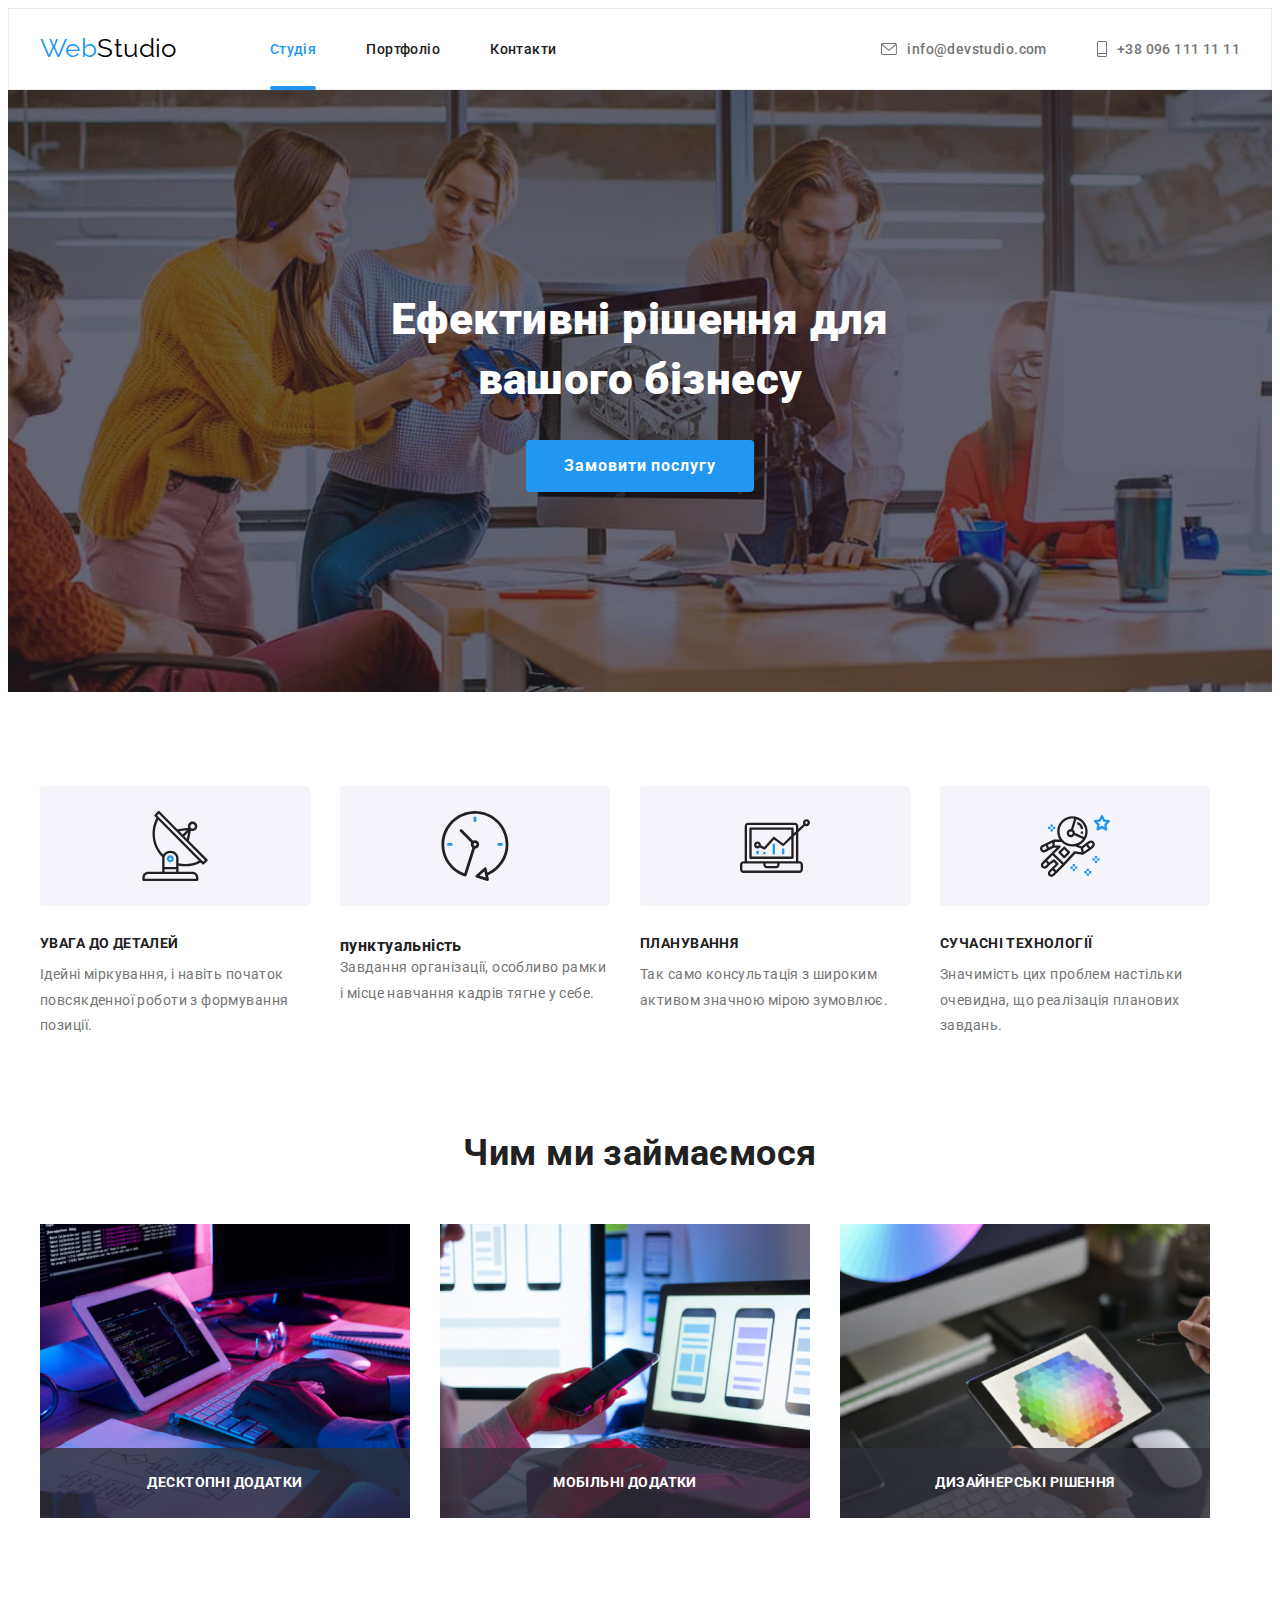
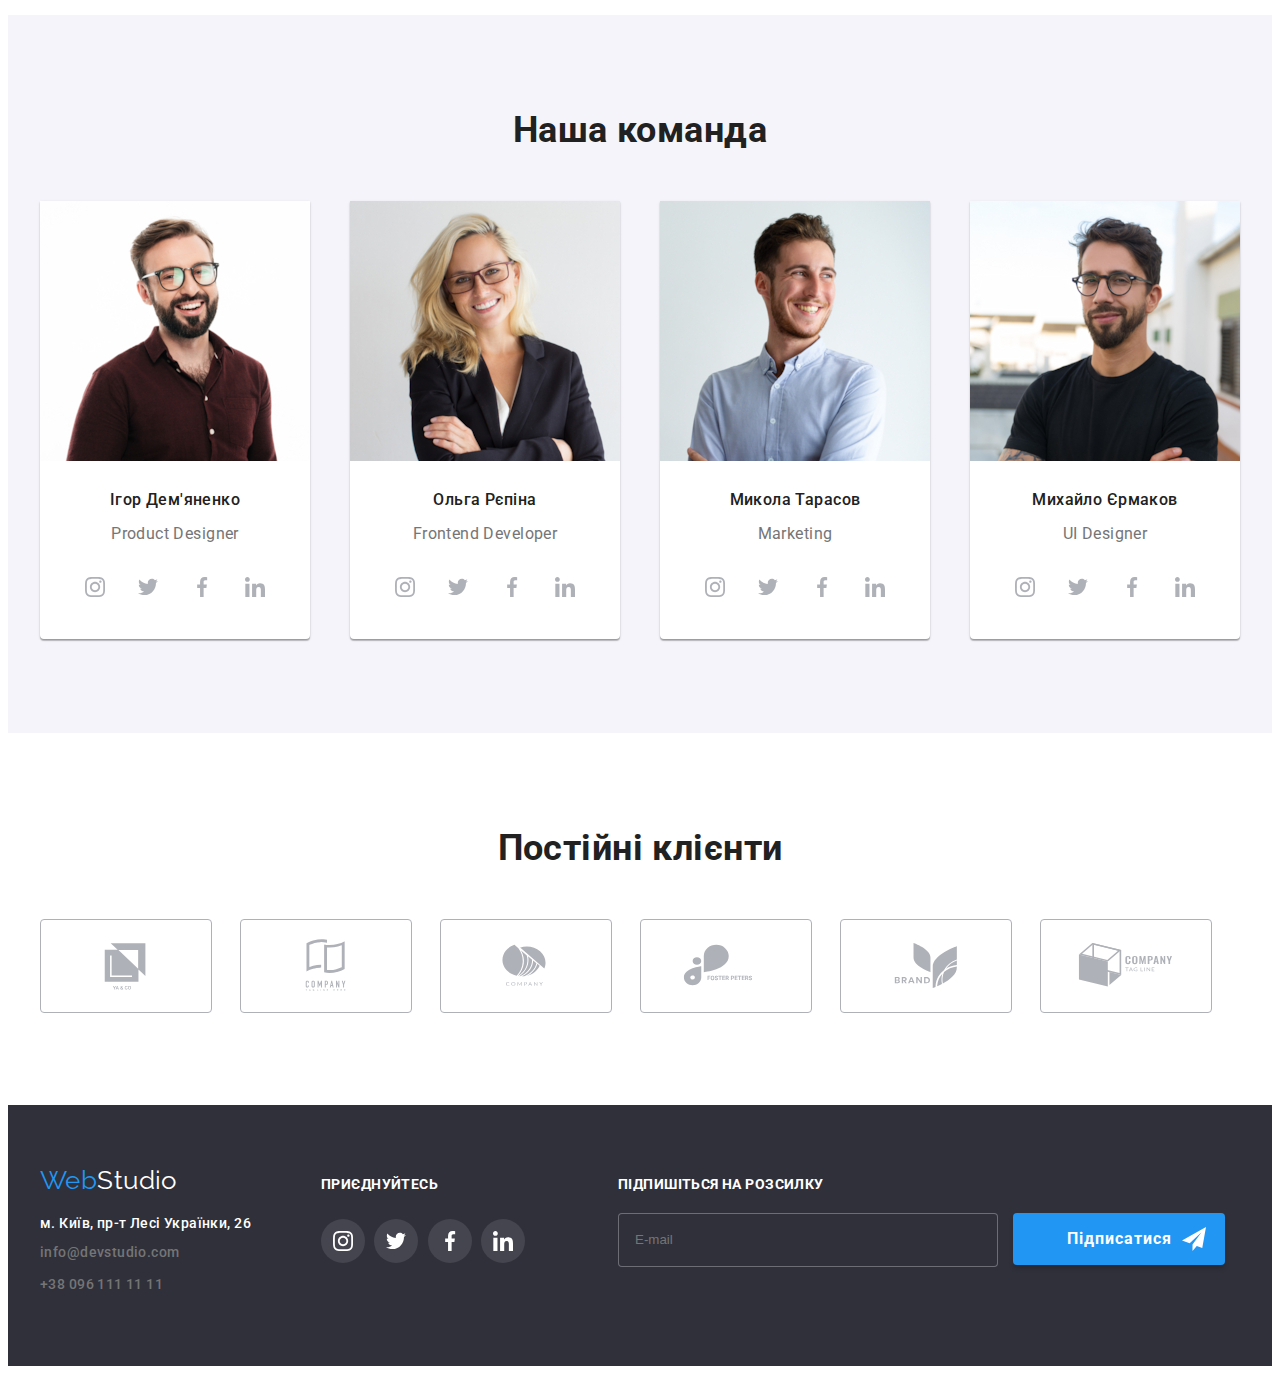
<file: index.html>
<!DOCTYPE html>
<html lang="uk">
  <head>
    <meta charset="UTF-8" />
    <meta http-equiv="X-UA-Compatible" content="IE=edge" />
    <meta name="viewport" content="width=device-width, initial-scale=1.0" />
    <link rel="preconnect" href="https://fonts.googleapis.com" />
    <link rel="preconnect" href="https://fonts.gstatic.com" crossorigin />
    <link
      href="https://fonts.googleapis.com/css2?family=Raleway:wght@700&family=Roboto:wght@400;500;700;900&display=swap"
      rel="stylesheet"
    />
    <link
      rel="stylesheet"
      href="https://cdnjs.cloudflare.com/ajax/libs/modern-normalize/1.1.0/modern-normalize.min.css"
      integrity="sha512-wpPYUAdjBVSE4KJnH1VR1HeZfpl1ub8YT/NKx4PuQ5NmX2tKuGu6U/JRp5y+Y8XG2tV+wKQpNHVUX03MfMFn9Q=="
      crossorigin="anonymous"
      referrerpolicy="no-referrer"
    />
    <link rel="stylesheet" href="./css/main.min.css" />
    <title>Document</title>
  </head>

  <body>
<!--Header-->
    <header class="line">
      <div class="container main-nav">
        <a class="logo" href="./index.html" lang="en"
          >Web<span class="logo-studio">Studio</span></a
        >
        <nav>
          <ul class="site-nav">
            <li class="site-nav__item">
              <a class="site-nav__current-link" href="./index.html"> Студія</a>
            </li>
            <li class="site-nav__item">
              <a class="site-nav__link" href="./portfolio.html"> Портфоліо</a>
            </li>
            <li class="site-nav__item">
              <a class="site-nav__link" href="contacts"> Контакти</a>
            </li>
          </ul>
        </nav>
        <ul class="contact-nav">
          <li class="contact-nav__item">
            <a class="contact-nav__link" href="mailto:info@devstudio.com">
             <svg width=16 height=12 class="contact-nav__icon">
              <use href="./images/icons.svg#mail"></use>
             </svg>
              info@devstudio.com</a>
          </li>
          <li class="contact-nav__item">
            <a class="contact-nav__link" href="tel:+380961111111">
              <svg width=10 height=16 class="contact-nav__icon">
                <use href="./images/icons.svg#smartphone"></use>
              </svg> +38 096 111 11 11</a>
          </li>
        </ul>
      </div>
    </header>

<!--Main content-->
    <main>
<!--Hero-->
      <section class="hero">
        <h1 class="hero__title">Ефективні рішення для <br />вашого бізнесу</h1>
        <button type="button" class="hero__button" data-modal-open >Замовити послугу</button>
        
       
      </section>

<!-- Особливості-->
      <section class="sections">
        <div class="container">
          <h2 class="visually-hidden">Переваги</h2>
          <ul class="features">
            <li class="features__item">
              <div class="features__icon-block">
                <svg width="70" height="70" class="features__icon">
                  <use href="./images/icons.svg#antenna"></use>
                </svg></div>
                <h3 class="features__title">увага до деталей</h3>
                    <p class="features-text">
                 Ідейні міркування, і навіть початок повсякденної роботи з
                 формування позиції.
                   </p>
            </li>
            <li class="features__item">
             <div class="features__icon-block">
              <svg width="70" height="70" class="features__icon">
                <use href="./images/icons.svg#clock"></use>
              </svg>
             </div> 
             <h3 class="features_-title">пунктуальність</h3>
              <p class="features-text">
                Завдання організації, особливо рамки і місце навчання кадрів
                тягне у себе.
              </p>
            </li>
            <li class="features__item">
               <div class="features__icon-block">
                <svg width="70" height="70" class="features__icon">
                <use href="./images/icons.svg#diagram"></use>
              </svg></div>
              <h3 class="features__title">планування</h3>
              <p class="features-text">
                Так само консультація з широким активом значною мірою зумовлює.
              </p>
            </li>
            <li class="features__item">
              <div class="features__icon-block">
                <svg width="70" height="70" class="features__icon">
                <use href="./images/icons.svg#astronaut"></use>
              </svg></div>
              <h3 class="features__title">сучасні технології</h3>
              <p class="features-text">
                Значимість цих проблем настільки очевидна, що реалізація
                планових завдань.
              </p>
            </li>
          </ul>
        </div>
      </section>

<!-- Опис діяльності -->
      <section class="sections activity__section">
        <div class="container">
          <h2 class="title">Чим ми займаємося</h2>
          <ul class="activity">
            <li class="activity__item">
              <div class="activity__img"><img 
                src="./images/feature/desctop.jpg"
                alt="Десктопні додатки"
                width="370"
              />
              <p class="activity__overlay">десктопні додатки</p>
              </div>         
            </li>
            <li class="activity__item">
              <div class="activity__img"> <img
                src="./images/feature/apps.jpg"
                alt="мобільні додатки"
                width="370"
              />
              <p class="activity__overlay">мобільні додатки</p>
              </div>
            </li>
            <li class="activity__item">
              <div class="activity__img"><img
                src="./images/feature/design.jpg"
                alt="дизайнерські рішення"
                width="370"
              />
              <p class="activity__overlay">дизайнерські рішення</p>
              </div>
            </li>
          </ul>
        </div>
      </section>

<!--Команда-->
      <section class="sections team-bgc">
        <div class="container">
          <h2 class="title">Наша команда</h2>
          <ul class="team">
            <li class="team__item">
              <img
                src="./images/team/product.jpg"
                alt="Дизайнер продукту"
                width="270"
              />
              <div class="team__description">
                <h3 class="team__name">Ігор Дем'яненко</h3>
              <p>Product Designer</p>
            <ul class="socials">
              <li class="socials__item"><a class="socials__link" href=""><svg class="socials__icon" width="20" height="20" ><use href="./images/icons.svg#instagram"></use></svg></a></li>
              <li class="socials__item"><a class="socials__link" href=""><svg class="socials__icon" width="20" height="20"><use href="./images/icons.svg#twitter"></use></svg></a></li>
              <li class="socials__item"><a class="socials__link" href=""><svg class="socials__icon" width="20" height="20"><use href="./images/icons.svg#facebook"></use></svg></a></li>
              <li class="socials__item"><a class="socials__link" href=""><svg class="socials__icon" width="20" height="20"><use href="./images/icons.svg#linkedin"></use></svg></a></li>
            </ul></div>
            </li>
            <li class="team__item">
              <img
                src="./images/team/developer.jpg"
                alt="Фронтенд розробник"
                width="270"
              />
             <div class="team__description"> <h3 class="team__name">Ольга Рєпіна</h3>
              <p>Frontend Developer</p>
            <ul class="socials">
              <li class="socials__item"><a class="socials__link" href=""><svg class="socials__icon" width="20" height="20" ><use href="./images/icons.svg#instagram"></use></svg></a></li>
              <li class="socials__item"><a class="socials__link" href=""><svg class="socials__icon" width="20" height="20"><use href="./images/icons.svg#twitter"></use></svg></a></li>
              <li class="socials__item"><a class="socials__link" href=""><svg class="socials__icon" width="20" height="20"><use href="./images/icons.svg#facebook"></use></svg></a></li>
              <li class="socials__item"><a class="socials__link" href=""><svg class="socials__icon" width="20" height="20"><use href="./images/icons.svg#linkedin"></use></svg></a></li>
            </ul></div>
            </li>
            <li class="team__item">
              <img
                src="./images/team/marketing.jpg"
                alt="Маркетинг"
                width="270"
              />
              <div class="team__description"> 
                <h3 class="team__name">Микола Тарасов</h3>
              <p>Marketing</p>
            <ul class="socials">
              <li class="socials__item"><a class="socials__link" href=""><svg class="socials__icon" width="20" height="20" ><use href="./images/icons.svg#instagram"></use></svg></a></li>
              <li class="socials__item"><a class="socials__link" href=""><svg class="socials__icon" width="20" height="20"><use href="./images/icons.svg#twitter"></use></svg></a></li>
              <li class="socials__item"><a class="socials__link" href=""><svg class="socials__icon" width="20" height="20"><use href="./images/icons.svg#facebook"></use></svg></a></li>
              <li class="socials__item"><a class="socials__link" href=""><svg class="socials__icon" width="20" height="20"><use href="./images/icons.svg#linkedin"></use></svg></a></li>
            </ul></div>
              </li>
            <li class="team__item">
              <img
                src="./images/team/designer.jpg"
                alt="Дизайнер інтерфейсу"
                width="270"
              />
              <div class="team__description">
                <h3 class="team__name">Михайло Єрмаков</h3>
              <p>UI Designer</p>
            <ul class="socials">
              <li class="socials__item"><a class="socials__link" href=""><svg class="socials__icon" width="20" height="20" ><use href="./images/icons.svg#instagram"></use></svg></a></li>
              <li class="socials__item"><a class="socials__link" href=""><svg class="socials__icon" width="20" height="20"><use href="./images/icons.svg#twitter"></use></svg></a></li>
              <li class="socials__item"><a class="socials__link" href=""><svg class="socials__icon" width="20" height="20"><use href="./images/icons.svg#facebook"></use></svg></a></li>
              <li class="socials__item"><a class="socials__link" href=""><svg class="socials__icon" width="20" height="20"><use href="./images/icons.svg#linkedin"></use></svg></a></li>
            </ul></div>
            </li>
          </ul>
        </div>
      </section>
<!-- Клієнти -->
      <section class="sections">
        <div class="container">
          <h2 class="title">Постійні клієнти</h2>
        <ul class="clients">
          <li class="clients__item"><a class="clients__link"><svg width="106" height="60" >
            <use href="./images/icons.svg#logo-1"></use>
          </svg></a></li>
          <li class="clients__item"><a class="clients__link"><svg width="106" height="60" >
            <use href="./images/icons.svg#logo-2"></use>
          </svg></a></li>
          <li class="clients__item"><a class="clients__link"><svg width="106" height="60" >
            <use href="./images/icons.svg#logo-3"></use>
          </svg></a></li>
          <li class="clients__item"><a class="clients__link"><svg width="106" height="60" >
            <use href="./images/icons.svg#logo-4"></use>
          </svg></a></li>
          <li class="clients__item"><a class="clients__link"><svg width="106" height="60" >
            <use href="./images/icons.svg#logo-5"></use>
          </svg></a></li>
          <li class="clients__item"><a class="clients__link"><svg width="106" height="60" >
            <use href="./images/icons.svg#logo-6"></use>
          </svg></a></li>
        </ul>
      </div>
      </section>
    </main>

<!-- Footer -->
    <footer class="footer">
      <div class="container footer-nav"> 
         <div>  
          <a class="logo footer__logo" href="portfolio.html" lang="en"
          >Web<span class="footer__logo-studio">Studio</span></a>
       <address>
          <ul>
            <li>
              <a class="footer__contacts address" href="#"> м. Київ, пр-т Лесі Українки, 26</a>
            </li>
            <li>
              <a class="footer__contacts" href="mailto:info@devstudio.com">
                info@devstudio.com</a
              >
            </li>
            <li>
              <a class="footer__contacts" href="tel:+380961111111">
                +38 096 111 11 11</a
              >
            </li>
          </ul>
        </address>
      </div> 
        <div class="footer-socials">
          <p class="join">Приєднуйтесь</p>
        <ul class="footer__socials-list">
          <li class="socials__item"><a class="footer__socials-link" href="#"><svg class="socials-icon" width="20" height="20" ><use href="./images/icons.svg#instagram"></use></svg></a></li>
          <li class="socials__item"><a class="footer__socials-link" href="#"><svg class="socials-icon" width="20" height="20" ><use href="./images/icons.svg#twitter"></use></svg></a></li>
          <li class="socials__item"><a class="footer__socials-link" href="#"><svg class="socials-icon" width="20" height="20" ><use href="./images/icons.svg#facebook"></use></svg></a></li>
          <li class="socials__item"><a class="footer__socials-link" href="#"><svg class="socials-icon" width="20" height="20" ><use href="./images/icons.svg#linkedin"></use></svg></a></li>
        </ul>
      </div>  
      <div class="footer-subscribe">
        <form name="subscribe-form">
          <p class="join">Підпишіться на розсилку</p>
            <input name="mail"
          id="mail" 
          type="email" 
          placeholder="E-mail"
          class="footer__subscribe-input"
          >
            <button type="submit" class="footer__button">Підписатися 
              <span>
            <svg class="icon-send" width="24" height="24">
              <use href="./images/icons.svg#send"></use>
            </svg>
         </span></button>
        </form>
      </div>
      </div>
    </footer>
    <div class="backdrop is-hidden" data-modal>
          <div class="modal">
           <button class="modal-close" data-modal-close><svg width="18" height="18">
            <use href="./images/icons.svg#close"></use>
           </svg></button>
           <form name="form-personal-data" class="modal-form">
            <p class="modal-form__title">Залиште свої дані, ми вам передзвонимо</p>
            <label for="user-name" class="modal-form__input-label">Ім'я</label>
            <div class="modal-form__block"> 
            <input name="user-name" 
                   id="user-name"
                   type="text" 
                   class="modal-form__input" 
                   >
                   <svg class="modal-form__icon" width="18" height="18">
                    <use href="./images/icons.svg#person"></use>
                   </svg></div>
            <label for="user-tel" class="modal-form__input-label">Номер</label>
           <div class="modal-form__block"> 
            <input name="user-tel" 
                   id="user-tel"
                   type="tel" 
                   class="modal-form__input" 
                  >
                  <svg class="modal-form__icon" width="18" height="18">
                    <use href="./images/icons.svg#phone"></use>
                   </svg></div>
            <label for="user-mail" class="modal-form__input-label">Пошта</label>
            <div class="modal-form__block"> 
            <input name="user-mail" 
                   id="user-mail"
                   type="email" 
                   class="modal-form__input" 
                  >
                  <svg class="modal-form__icon" width="18" height="18">
                    <use href="./images/icons.svg#email"></use>
                   </svg></div>
            <label for="comment"  class="modal-form__input-label">Коментар</label>
            <textarea name="comment" 
                      id="comment"
                      placeholder="Введіть текст"
                      class="modal-form__comment"></textarea>
            <label for="terms" class="modal-form__terms">
              <input type="checkbox"
                   id="terms" 
                   name="terms" 
                   value="terms"
                   class="terms-input visually-hidden">
            <span class="terms-check">
              <svg class="check-icon" width="20" height="15">
                <use href="./images/icons.svg#check"></use>
              </svg>
            </span>
            <span>Погоджуюся з розсилкою та приймаю <a class="terms-link" href="#">Умови договору</a></span>
            </label>
           <button type="submit" class="modal-button">Відправити</button>
           </form>
          </div>
        </div>
    <script src="./js/model.js"></script>
  </body>
</html>
</file>
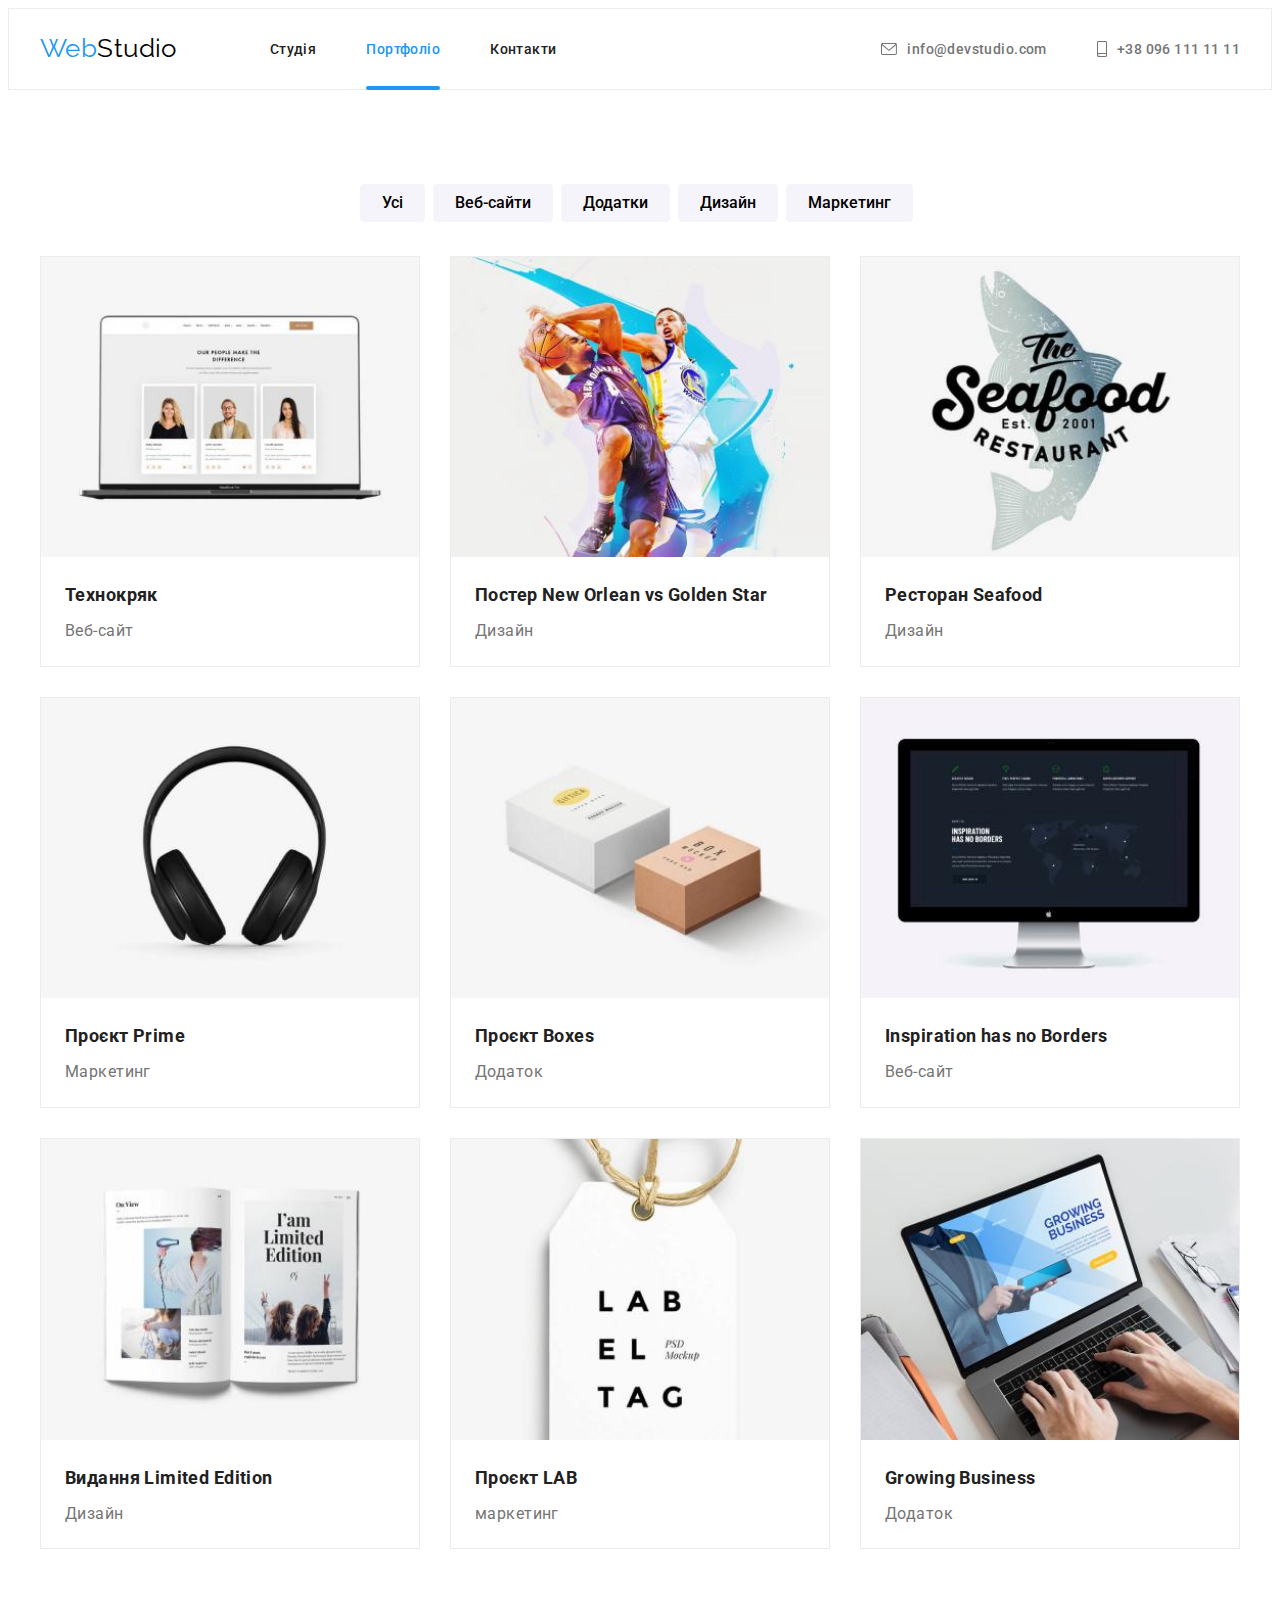
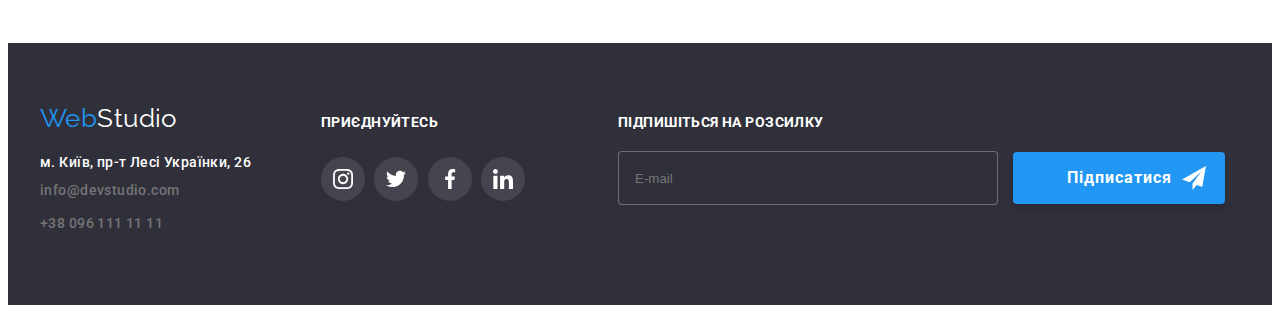
<file: portfolio.html>
<!DOCTYPE html>
<html lang="uk">
  <head>
    <meta charset="UTF-8" />
    <meta http-equiv="X-UA-Compatible" content="IE=edge" />
    <meta name="viewport" content="width=device-width, initial-scale=1.0" />
    <link rel="preconnect" href="https://fonts.googleapis.com" />
    <link rel="preconnect" href="https://fonts.gstatic.com" crossorigin />
    <link
      href="https://fonts.googleapis.com/css2?family=Raleway:wght@700&family=Roboto:wght@400;500;700;900&display=swap"
      rel="stylesheet"
    />
    <link
      rel="stylesheet"
      href="https://cdnjs.cloudflare.com/ajax/libs/modern-normalize/1.1.0/modern-normalize.min.css"
      integrity="sha512-wpPYUAdjBVSE4KJnH1VR1HeZfpl1ub8YT/NKx4PuQ5NmX2tKuGu6U/JRp5y+Y8XG2tV+wKQpNHVUX03MfMFn9Q=="
      crossorigin="anonymous"
      referrerpolicy="no-referrer"
    />
    <link rel="stylesheet" href="./css/main.min.css" />
    <title>Портфоліо</title>
  </head>
  <body>
<!--Header-->
    <header class="line">
      <div class="container main-nav">
        <a class="logo" href="./index.html" lang="en"
          >Web<span class="logo-studio">Studio</span></a
        >
        <nav>
          <ul class="site-nav">
            <li class="site-nav__item">
              <a class="site-nav__link" href="./index.html"> Студія</a>
            </li>
            <li class="site-nav__item">
              <a class="site-nav__current-link" href="./portfolio.html"> Портфоліо</a>
            </li>
            <li class="site-nav__item">
              <a class="site-nav__link" href="contacts"> Контакти</a>
            </li>
          </ul>
        </nav>
        <ul class="contact-nav">
          <li class="contact-nav__item">
            <a class="contact-nav__link" href="mailto:info@devstudio.com">
             <svg width=16 height=12 class="contact-nav__icon">
              <use href="./images/icons.svg#mail"></use>
             </svg>
              info@devstudio.com</a>
          </li>
          <li class="contact-nav__item">
            <a class="contact-nav__link" href="tel:+380961111111">
              <svg width=10 height=16 class="contact-nav__icon">
                <use href="./images/icons.svg#smartphone"></use>
              </svg> +38 096 111 11 11</a>
          </li>
        </ul>
      </div>
    </header>

<!--Main content-->
    <main>
      <section class="sections">
        <div class="container">
          <h1 class="visually-hidden">Портфоліо</h1>
          <ul class="filter">
            <li><button class="filter__button" type="button">Усі</button></li>
            <li><button class="filter__button" type="button">Веб-сайти</button></li>
            <li><button class="filter__button" type="button">Додатки</button></li>
            <li><button class="filter__button" type="button">Дизайн</button></li>
            <li><button class="filter__button" type="button">Маркетинг</button></li>
          </ul>

<!--Menu-->
          <ul class="card">
           <li class="card__item">
            <a  class="card__link" href="#">
                <div class="card__overlay">
                  <img
                  src="./images/portfolio/technokryak.jpg"
                  alt="Макбук"
                  width="370"
                />
                <p class="card__text">Ресурс пропонує комплексні пропозиції з різним рівнем функціоналу та сервісів. Все це дозволить відвідувачу отримати вичерпні відомості про компанію чи приватну особу.</p>
              </div>
                <div class="card__content">
                  <h2 class="card__title">Технокряк</h2>
                <p>Веб-сайт</p></div>
            </a>
            </li>
            <li  class="card__item">
              <a  class="card__link" href="#">
                <div class="card__overlay">
                <img
                  src="./images/portfolio/bascketball-players.jpg"
                  alt="баскетбольні гравці"
                  width="370"
                /> 
                <p class="card__text">Ресурс пропонує комплексні пропозиції з різним рівнем функціоналу та сервісів. Все це дозволить відвідувачу отримати вичерпні відомості про компанію чи приватну особу.</p>
              </div>
                <div class="card__content">
                  <h2 class="card__title">Постер New Orlean vs Golden Star</h2>
                <p>Дизайн</p></div></a>
            </li>
            <li class="card__item">
              <a  class="card__link" href="#">
              <div class="card__overlay">
                <img
                  src="./images/portfolio/seafood-restaurant.jpg"
                  alt="вивіска ресторану"
                  width="370"
                /> <p class="card__text">Ресурс пропонує комплексні пропозиції з різним рівнем функціоналу та сервісів. Все це дозволить відвідувачу отримати вичерпні відомості про компанію чи приватну особу.</p></div>
                <div class="card__content">
                  <h2 class="card__title">Ресторан Seafood</h2>
                <p>Дизайн</p></div></a>
            </li>
            <li class="card__item">
              <a  class="card__link" href="#">
             <div class="card__overlay">
                <img
                  src="./images/portfolio/headphones.jpg"
                  alt="навушники"
                  width="370"
                /> <p class="card__text">Ресурс пропонує комплексні пропозиції з різним рівнем функціоналу та сервісів. Все це дозволить відвідувачу отримати вичерпні відомості про компанію чи приватну особу.</p></div>
                <div class="card__content">
                  <h2 class="card__title">Проєкт Prime</h2>
                <p>Маркетинг</p></div></a>
            </li>
            <li class="card__item">
              <a  class="card__link" href="#">
                <div class="card__overlay">
             <img
                  src="./images/portfolio/boxes.jpg"
                  alt="коробки"
                  width="370"
                /> <p class="card__text">Ресурс пропонує комплексні пропозиції з різним рівнем функціоналу та сервісів. Все це дозволить відвідувачу отримати вичерпні відомості про компанію чи приватну особу.</p></div>
                <div class="card__content">
                  <h2 class="card__title">Проєкт Boxes</h2>
                <p>Додаток</p></div></a>
            </li>
            <li class="card__item">
              <a  class="card__link" href="#">
              <div class="card__overlay">
                <img
                  src="./images/portfolio/mac.jpg"
                  alt="Макінтош"
                  width="370"
                /> <p class="card__text">Ресурс пропонує комплексні пропозиції з різним рівнем функціоналу та сервісів. Все це дозволить відвідувачу отримати вичерпні відомості про компанію чи приватну особу.</p></div>
                <div class="card__content">
                  <h2 class="card__title">Inspiration has no Borders</h2>
                <p>Веб-сайт</p></div></a>
            </li>
            <li class="card__item">
              <a  class="card__link" href="#">
              <div class="card__overlay">
                <img
                  src="./images/portfolio/book.jpg"
                  alt="books"
                  width="370"
                /> <p class="card__text">Ресурс пропонує комплексні пропозиції з різним рівнем функціоналу та сервісів. Все це дозволить відвідувачу отримати вичерпні відомості про компанію чи приватну особу.</p></div>
                <div class="card__content">
                  <h2 class="card__title">Видання Limited Edition</h2>
                <p>Дизайн</p></div></a>
            </li>
            <li class="card__item">
              <a  class="card__link" href="#">
              <div class="card__overlay">
                <img
                  src="./images/portfolio/label.jpg"
                  alt="етикетка"
                  width="370"
                /> <p class="card__text">Ресурс пропонує комплексні пропозиції з різним рівнем функціоналу та сервісів. Все це дозволить відвідувачу отримати вичерпні відомості про компанію чи приватну особу.</p></div>
                <div class="card__content">
                  <h2 class="card__title">Проєкт LAB</h2>
                <p>маркетинг</p></div></a>
            </li>
            <li class="card__item">
              <a  class="card__link" href="#">
              <div class="card__overlay">
                <img
                  src="./images/portfolio/browsing-business.jpg"
                  alt="макбук з бізнес сайтом на екрані"
                  width="370"
                /> <p class="card__text">Ресурс пропонує комплексні пропозиції з різним рівнем функціоналу та сервісів. Все це дозволить відвідувачу отримати вичерпні відомості про компанію чи приватну особу.</p></div>
                <div class="card__content">
                  <h2 class="card__title">Growing Business</h2>
                <p>Додаток</p></div></a>
            </li>
          </ul>
        </div>
      </section>
    </main>
    
<!-- Footer -->
     <footer class="footer">
      <div class="container footer-nav"> 
         <div>  
          <a class="logo footer__logo" href="portfolio.html" lang="en"
          >Web<span class="footer__logo-studio">Studio</span></a>
       <address>
          <ul>
            <li>
              <a class="footer__contacts address" href="#"> м. Київ, пр-т Лесі Українки, 26</a>
            </li>
            <li>
              <a class="footer__contacts" href="mailto:info@devstudio.com">
                info@devstudio.com</a
              >
            </li>
            <li>
              <a class="footer__contacts" href="tel:+380961111111">
                +38 096 111 11 11</a
              >
            </li>
          </ul>
        </address>
      </div> 
        <div class="footer-socials">
          <p class="join">Приєднуйтесь</p>
        <ul class="footer__socials-list">
          <li class="socials__item"><a class="footer__socials-link" href="#"><svg class="socials-icon" width="20" height="20" ><use href="./images/icons.svg#instagram"></use></svg></a></li>
          <li class="socials__item"><a class="footer__socials-link" href="#"><svg class="socials-icon" width="20" height="20" ><use href="./images/icons.svg#twitter"></use></svg></a></li>
          <li class="socials__item"><a class="footer__socials-link" href="#"><svg class="socials-icon" width="20" height="20" ><use href="./images/icons.svg#facebook"></use></svg></a></li>
          <li class="socials__item"><a class="footer__socials-link" href="#"><svg class="socials-icon" width="20" height="20" ><use href="./images/icons.svg#linkedin"></use></svg></a></li>
        </ul>
      </div>  
      <div class="footer-subscribe">
        <form name="subscribe-form">
          <p class="join">Підпишіться на розсилку</p>
            <input name="mail"
          id="mail" 
          type="email" 
          placeholder="E-mail"
          class="footer__subscribe-input"
          >
            <button type="submit" class="footer__button">Підписатися 
              <span>
            <svg class="icon-send" width="24" height="24">
              <use href="./images/icons.svg#send"></use>
            </svg>
         </span></button>
        </form>
      </div>
      </div>
    </footer>
  </body>
</html>
</file>
<file: css/main.min.css>
:root{--primary-text-color: #212121;--accent-color: #2196f3;--primary-white-color: #ffffff;--background-color: #2f303a;--description-color: #757575;--main-line-height: 1.17;--main-font-weight: 500}.visually-hidden{position:absolute;white-space:nowrap;width:1px;height:1px;overflow:hidden;border:0;padding:0;clip:rect(0 0 0 0);-webkit-clip-path:inset(50%);clip-path:inset(50%);margin:-1px}.html{-webkit-box-sizing:border-box;box-sizing:border-box}*,*::before,*::after{-webkit-box-sizing:inherit;box-sizing:inherit}body{font-family:"Roboto",sans-serif;background-color:var(--primary-white-color);color:var(--primary-text-color);font-size:14px;letter-spacing:.03em}a{text-decoration:none}h1,h2,h3,p{margin:0}p{font-size:16px;color:var(--description-color);line-height:1.8}ul{list-style-type:none;margin:0;padding:0}img{display:block;width:100%;height:auto}.container{width:1200px;padding-left:15px;padding-right:15px;margin-left:auto;margin-right:auto}.sections{padding-top:94px;padding-bottom:94px}.hero__button{display:-webkit-inline-box;display:-ms-inline-flexbox;display:inline-flex;-webkit-box-align:center;-ms-flex-align:center;align-items:center;-webkit-box-pack:center;-ms-flex-pack:center;justify-content:center;cursor:pointer;text-align:center;color:var(--primary-white-color);font-family:inherit;font-weight:700;font-size:16px;line-height:1.8;letter-spacing:.06em;background:#2196f3;border-radius:4px;border:none;min-width:216px;height:50px;-webkit-transition-property:background-color;transition-property:background-color;-webkit-transition:-webkit-transform 250ms cubic-bezier(0.4, 0, 0.2, 1);transition:-webkit-transform 250ms cubic-bezier(0.4, 0, 0.2, 1);transition:transform 250ms cubic-bezier(0.4, 0, 0.2, 1);transition:transform 250ms cubic-bezier(0.4, 0, 0.2, 1), -webkit-transform 250ms cubic-bezier(0.4, 0, 0.2, 1)}.hero__button:hover,.hero__button:focus{background:#188ce8;-webkit-box-shadow:0px 4px 4px rgba(0,0,0,.15);box-shadow:0px 4px 4px rgba(0,0,0,.15)}.filter__button{margin-right:8px;cursor:pointer;padding:6px 22px;font-family:inherit;font-weight:var(--main-font-weight);font-size:16px;line-height:1.6;text-align:center;background:#f5f4fa;border-radius:4px;border:none;-webkit-transition-property:background-color;transition-property:background-color;-webkit-transition:-webkit-transform 250ms cubic-bezier(0.4, 0, 0.2, 1);transition:-webkit-transform 250ms cubic-bezier(0.4, 0, 0.2, 1);transition:transform 250ms cubic-bezier(0.4, 0, 0.2, 1);transition:transform 250ms cubic-bezier(0.4, 0, 0.2, 1), -webkit-transform 250ms cubic-bezier(0.4, 0, 0.2, 1)}.filter__button:hover,.filter__button:focus{color:var(--primary-white-color);background:var(--accent-color);-webkit-box-shadow:0px 3px 1px rgba(0,0,0,.1),0px 1px 2px rgba(0,0,0,.08),0px 2px 2px rgba(0,0,0,.12);box-shadow:0px 3px 1px rgba(0,0,0,.1),0px 1px 2px rgba(0,0,0,.08),0px 2px 2px rgba(0,0,0,.12);border-radius:4px}.footer__button{position:relative;display:-webkit-inline-box;display:-ms-inline-flexbox;display:inline-flex;-webkit-box-align:center;-ms-flex-align:center;align-items:center;-webkit-box-pack:center;-ms-flex-pack:center;justify-content:center;margin-left:12px;cursor:pointer;width:200px;height:50px;font-family:inherit;font-style:normal;font-weight:700;font-size:16px;line-height:1.87;letter-spacing:.06em;color:var(--primary-white-color);background-color:var(--accent-color);-webkit-box-shadow:0px 4px 4px rgba(0,0,0,.15);box-shadow:0px 4px 4px rgba(0,0,0,.15);border-radius:4px;border:none;-webkit-transition-property:background-color;transition-property:background-color;-webkit-transition:-webkit-transform 250ms cubic-bezier(0.4, 0, 0.2, 1);transition:-webkit-transform 250ms cubic-bezier(0.4, 0, 0.2, 1);transition:transform 250ms cubic-bezier(0.4, 0, 0.2, 1);transition:transform 250ms cubic-bezier(0.4, 0, 0.2, 1), -webkit-transform 250ms cubic-bezier(0.4, 0, 0.2, 1)}.modal-button{display:-webkit-box;display:-ms-flexbox;display:flex;-webkit-box-align:center;-ms-flex-align:center;align-items:center;-webkit-box-pack:center;-ms-flex-pack:center;justify-content:center;cursor:pointer;margin:auto;width:200px;height:50px;font-family:inherit;font-weight:700;font-size:16px;line-height:1.87;letter-spacing:.06em;color:var(--primary-white-color);background-color:#188ce8;-webkit-box-shadow:0px 4px 4px rgba(0,0,0,.15);box-shadow:0px 4px 4px rgba(0,0,0,.15);border-radius:4px;border:none;-webkit-transition-property:background-color;transition-property:background-color;-webkit-transition:-webkit-transform 250ms cubic-bezier(0.4, 0, 0.2, 1);transition:-webkit-transform 250ms cubic-bezier(0.4, 0, 0.2, 1);transition:transform 250ms cubic-bezier(0.4, 0, 0.2, 1);transition:transform 250ms cubic-bezier(0.4, 0, 0.2, 1), -webkit-transform 250ms cubic-bezier(0.4, 0, 0.2, 1)}.modal{position:absolute;top:50%;left:50%;-webkit-transform:translate(-50%, -50%);transform:translate(-50%, -50%);width:528px;background-color:#fff}.modal-close{cursor:pointer;position:absolute;top:8px;right:8px;width:30px;height:30px;display:-webkit-box;display:-ms-flexbox;display:flex;-webkit-box-align:center;-ms-flex-align:center;align-items:center;-webkit-box-pack:center;-ms-flex-pack:center;justify-content:center;padding:0;background:var(--primary-white-color);border:1px solid rgba(0,0,0,.1);border-radius:50%;-webkit-transition-property:background-color;transition-property:background-color;-webkit-transition:-webkit-transform 250ms cubic-bezier(0.4, 0, 0.2, 1);transition:-webkit-transform 250ms cubic-bezier(0.4, 0, 0.2, 1);transition:transform 250ms cubic-bezier(0.4, 0, 0.2, 1);transition:transform 250ms cubic-bezier(0.4, 0, 0.2, 1), -webkit-transform 250ms cubic-bezier(0.4, 0, 0.2, 1)}.modal-close:hover,.modal-close:focus{fill:var(--accent-color)}.modal-form{padding:40px}.modal-form__title{margin-bottom:12px;font-style:normal;font-weight:700;font-size:20px;line-height:1.15;text-align:center;letter-spacing:.03em;color:var(--primary-text-color)}.modal-form__block{position:relative;margin-bottom:10px}.modal-form__input{display:inline-block;width:90%;height:40px;margin:0;outline:none;border:1px solid rgba(33,33,33,.2);border-radius:4px;padding-left:42px;-webkit-transition:-webkit-transform 250ms cubic-bezier(0.4, 0, 0.2, 1);transition:-webkit-transform 250ms cubic-bezier(0.4, 0, 0.2, 1);transition:transform 250ms cubic-bezier(0.4, 0, 0.2, 1);transition:transform 250ms cubic-bezier(0.4, 0, 0.2, 1), -webkit-transform 250ms cubic-bezier(0.4, 0, 0.2, 1)}.modal-form__input:focus{border-color:#2196f3}.modal-form__input:focus+.modal-form__icon{fill:var(--accent-color)}.modal-form__icon{position:absolute;left:12px;top:50%;-webkit-transform:translateY(-50%);transform:translateY(-50%);margin-bottom:10px;fill:var(--primary-text-color);outline-style:none;-webkit-transition:-webkit-transform 250ms cubic-bezier(0.4, 0, 0.2, 1);transition:-webkit-transform 250ms cubic-bezier(0.4, 0, 0.2, 1);transition:transform 250ms cubic-bezier(0.4, 0, 0.2, 1);transition:transform 250ms cubic-bezier(0.4, 0, 0.2, 1), -webkit-transform 250ms cubic-bezier(0.4, 0, 0.2, 1)}.modal-form__comment{display:block;width:93%;height:120px;padding:12px 16px;margin-bottom:20px;outline:none;border:1px solid rgba(33,33,33,.2);border-radius:4px;color:var(--primary-text-color);resize:none;-webkit-transition:-webkit-transform 250ms cubic-bezier(0.4, 0, 0.2, 1);transition:-webkit-transform 250ms cubic-bezier(0.4, 0, 0.2, 1);transition:transform 250ms cubic-bezier(0.4, 0, 0.2, 1);transition:transform 250ms cubic-bezier(0.4, 0, 0.2, 1), -webkit-transform 250ms cubic-bezier(0.4, 0, 0.2, 1)}.modal-form__comment:focus{border-color:var(--accent-color)}.modal-form__input-label{display:inline-block;margin-bottom:4px;font-weight:400;font-size:12px;line-height:1.16;letter-spacing:.01em;color:#757575}.modal-form__terms{display:-webkit-box;display:-ms-flexbox;display:flex;-webkit-box-align:center;-ms-flex-align:center;align-items:center;margin-bottom:30px}.terms-input{position:absolute;width:1px;height:1px;margin:-1px;border:0;padding:0;-ms-flex-negative:0;flex-shrink:0;clip:rect(0 0 0 0);overflow:hidden;border-radius:2px}.terms-check{display:-webkit-inline-box;display:-ms-inline-flexbox;display:inline-flex;-webkit-box-align:center;-ms-flex-align:center;align-items:center;-webkit-box-pack:center;-ms-flex-pack:center;justify-content:center;width:16px;height:15px;margin-left:10px;margin-right:10px;border:2px solid var(--primary-text-color);border-radius:3px}.check-icon{display:block;-webkit-box-align:center;-ms-flex-align:center;align-items:center;-webkit-box-pack:center;-ms-flex-pack:center;justify-content:center;opacity:0}.terms-input:checked+.terms-check .check-icon{opacity:1;fill:#fff}.terms-input:checked+.terms-check{background-color:var(--accent-color);border:2px solid var(--accent-color);border-radius:3px}.terms-link{color:var(--accent-color);text-decoration:underline;text-underline-position:under}.title{text-align:center;margin-bottom:50px;font-size:36px;line-height:var(--main-line-height)}.logo{padding-top:24px;padding-bottom:25px;font-family:"Raleway",sans-serif;color:var(--accent-color);font-size:26px;line-height:var(--main-line-height)}.logo-studio{font-family:"Raleway",sans-serif;color:#000;font-size:26px;line-height:var(--main-line-height)}.footer__logo{display:inline-block;padding-top:0;padding-bottom:0;margin-bottom:20px}.footer__logo-studio{color:var(--primary-white-color)}.socials{display:-webkit-inline-box;display:-ms-inline-flexbox;display:inline-flex;width:204px;margin-top:16px;-webkit-box-pack:justify;-ms-flex-pack:justify;justify-content:space-between}.socials__item{width:44px;height:44px}.socials__link{width:100%;height:100%;display:-webkit-box;display:-ms-flexbox;display:flex;-webkit-box-align:center;-ms-flex-align:center;align-items:center;-webkit-box-pack:center;-ms-flex-pack:center;justify-content:center;background-color:var(--primary-white-color);border-radius:50%;fill:#afb1b8;color:var(--primary-white-color);-webkit-transition-property:background-color;transition-property:background-color;-webkit-transition:-webkit-transform 250ms cubic-bezier(0.4, 0, 0.2, 1);transition:-webkit-transform 250ms cubic-bezier(0.4, 0, 0.2, 1);transition:transform 250ms cubic-bezier(0.4, 0, 0.2, 1);transition:transform 250ms cubic-bezier(0.4, 0, 0.2, 1), -webkit-transform 250ms cubic-bezier(0.4, 0, 0.2, 1)}.socials__icon{width:20px;height:20px}.socials__link:hover,.socials__link:focus{fill:currentColor;background-color:var(--accent-color)}.main-nav{display:-webkit-box;display:-ms-flexbox;display:flex;-webkit-box-align:center;-ms-flex-align:center;align-items:center}.line{border:1px solid #ececec}.site-nav{display:-webkit-box;display:-ms-flexbox;display:flex;margin-left:93px}.site-nav__item+.site-nav__item{margin-left:50px}.site-nav__link{display:-webkit-box;display:-ms-flexbox;display:flex;padding-top:32px;padding-bottom:32px;color:var(--primary-text-color);line-height:var(--main-line-height);font-weight:var(--main-font-weight);-webkit-transition-property:color;transition-property:color;-webkit-transition:-webkit-transform 250ms cubic-bezier(0.4, 0, 0.2, 1);transition:-webkit-transform 250ms cubic-bezier(0.4, 0, 0.2, 1);transition:transform 250ms cubic-bezier(0.4, 0, 0.2, 1);transition:transform 250ms cubic-bezier(0.4, 0, 0.2, 1), -webkit-transform 250ms cubic-bezier(0.4, 0, 0.2, 1)}.site-nav__link:hover,.site-nav__link:focus{color:var(--accent-color)}.site-nav__current-link{position:relative;display:-webkit-box;display:-ms-flexbox;display:flex;padding-top:32px;padding-bottom:32px;color:var(--accent-color);font-weight:var(--main-font-weight)}.site-nav__current-link:after{content:"";position:absolute;bottom:-1px;display:block;width:100%;height:4px;background-color:var(--accent-color);border-radius:2px}.contact-nav{display:-webkit-box;display:-ms-flexbox;display:flex;margin-left:auto}.contact-nav__link{display:-webkit-box;display:-ms-flexbox;display:flex;padding-top:32px;padding-bottom:32px;-webkit-box-align:center;-ms-flex-align:center;align-items:center;color:var(--description-color);line-height:var(--main-line-height);font-weight:var(--main-font-weight);font-style:normal;-webkit-transition-property:color;transition-property:color;-webkit-transition:-webkit-transform 250ms cubic-bezier(0.4, 0, 0.2, 1);transition:-webkit-transform 250ms cubic-bezier(0.4, 0, 0.2, 1);transition:transform 250ms cubic-bezier(0.4, 0, 0.2, 1);transition:transform 250ms cubic-bezier(0.4, 0, 0.2, 1), -webkit-transform 250ms cubic-bezier(0.4, 0, 0.2, 1)}.contact-nav__link:hover,.contact-nav__link:focus{color:var(--accent-color)}.contact-nav__icon{vertical-align:middle;margin-right:10px;fill:currentColor}.contact-nav__item+.contact-nav__item{margin-left:50px}.hero{text-align:center;margin:0 auto;max-width:1600px;padding-top:200px;padding-bottom:200px;background:#c4c4c4;background-image:-webkit-gradient(linear, left top, right top, from(rgba(47, 48, 58, 0.4)), to(rgba(47, 48, 58, 0.4))),url(../images/hero-bcg.jpg);background-image:linear-gradient(to right, rgba(47, 48, 58, 0.4), rgba(47, 48, 58, 0.4)),url(../images/hero-bcg.jpg);background-repeat:no-repeat;background-position:center;background-size:cover}.hero__title{margin:auto;margin-bottom:30px;width:696px;height:120px;left:452px;top:280px;color:var(--primary-white-color);font-weight:900;font-size:44px;line-height:1.36}.filter{-webkit-box-pack:center;-ms-flex-pack:center;justify-content:center;display:-webkit-box;display:-ms-flexbox;display:flex;margin-bottom:34px}.card{display:-webkit-box;display:-ms-flexbox;display:flex;-ms-flex-wrap:wrap;flex-wrap:wrap;gap:30px}.card__item{position:relative;border:1px solid #ececec;-webkit-box-flex:1;-ms-flex:1 1 calc(33.33% - 30px);flex:1 1 calc(33.33% - 30px);-webkit-box-sizing:border-box;box-sizing:border-box;line-height:1.8}.card__link{display:block;-webkit-transition-property:-webkit-box-shadow;transition-property:-webkit-box-shadow;transition-property:box-shadow;transition-property:box-shadow, -webkit-box-shadow;-webkit-transition:-webkit-transform 250ms cubic-bezier(0.4, 0, 0.2, 1);transition:-webkit-transform 250ms cubic-bezier(0.4, 0, 0.2, 1);transition:transform 250ms cubic-bezier(0.4, 0, 0.2, 1);transition:transform 250ms cubic-bezier(0.4, 0, 0.2, 1), -webkit-transform 250ms cubic-bezier(0.4, 0, 0.2, 1)}.card__title{margin-bottom:4px;color:var(--primary-text-color);font-size:18px;line-height:2}.card__link:hover,.card__link:focus{-webkit-box-shadow:0px 3px 1px rgba(0,0,0,.1),0px 1px 2px rgba(0,0,0,.08),0px 2px 2px rgba(0,0,0,.12);box-shadow:0px 3px 1px rgba(0,0,0,.1),0px 1px 2px rgba(0,0,0,.08),0px 2px 2px rgba(0,0,0,.12)}.card__link:hover .card__text,.card__link:focus .card__text{-webkit-transform:translateY(0%);transform:translateY(0%);opacity:1}.card__content{margin-left:0;padding-top:20px;padding-right:24px;padding-bottom:20px;padding-left:24px}.card__overlay{position:relative;overflow:hidden}.card__text{position:absolute;top:0;left:0;padding-top:63px;padding-right:24px;padding-bottom:63px;padding-left:24px;width:100%;height:100%;background:rgba(33,150,243,.9);font-size:18px;line-height:1.56;color:var(--primary-white-color);-webkit-transform:translateY(100%);transform:translateY(100%);opacity:0;-webkit-transition-property:opasity,-webkit-transform;transition-property:opasity,-webkit-transform;transition-property:transform,opasity;transition-property:transform,opasity,-webkit-transform;-webkit-transition:opacity 250ms cubic-bezier(0.4, 0, 0.2, 1),-webkit-transform 250ms cubic-bezier(0.4, 0, 0.2, 1);transition:opacity 250ms cubic-bezier(0.4, 0, 0.2, 1),-webkit-transform 250ms cubic-bezier(0.4, 0, 0.2, 1);transition:transform 250ms cubic-bezier(0.4, 0, 0.2, 1),opacity 250ms cubic-bezier(0.4, 0, 0.2, 1);transition:transform 250ms cubic-bezier(0.4, 0, 0.2, 1),opacity 250ms cubic-bezier(0.4, 0, 0.2, 1),-webkit-transform 250ms cubic-bezier(0.4, 0, 0.2, 1)}.features{display:-webkit-inline-box;display:-ms-inline-flexbox;display:inline-flex;-ms-flex-wrap:wrap;flex-wrap:wrap;-webkit-box-pack:justify;-ms-flex-pack:justify;justify-content:space-between}.features__item{margin-right:30px;width:270px}.features__item:last-child{margin-right:0}.features__icon-block{display:-webkit-box;display:-ms-flexbox;display:flex;-webkit-box-pack:center;-ms-flex-pack:center;justify-content:center;width:270px;height:120px;margin-bottom:30px;background-color:#f5f4fa;border-radius:4px}.features__icon{margin-top:25px;margin-bottom:25px}.features__title{margin:0;margin-bottom:10px;font-size:14px;line-height:1.14;text-transform:uppercase}.features-text{font-size:14px}.activity{display:-webkit-inline-box;display:-ms-inline-flexbox;display:inline-flex;-webkit-box-pack:center;-ms-flex-pack:center;justify-content:center}.activity__item{display:block;width:370px;margin-right:30px}.activity__item:last-child{margin-right:0}.activity__img{position:relative;display:block}.activity__overlay{position:absolute;display:-webkit-box;display:-ms-flexbox;display:flex;-webkit-box-align:center;-ms-flex-align:center;align-items:center;-webkit-box-pack:center;-ms-flex-pack:center;justify-content:center;width:100%;height:70px;left:0;bottom:0px;font-weight:700;font-size:14px;line-height:1.14px;text-align:center;letter-spacing:.03em;text-transform:uppercase;background:rgba(47,48,58,.8);color:var(--primary-white-color)}.activity__section{padding-top:0}.team{display:-webkit-box;display:-ms-flexbox;display:flex;-webkit-box-pack:center;-ms-flex-pack:center;justify-content:center;text-align:center}.team__item{margin-right:40px;width:270px;background-color:var(--primary-white-color);-webkit-box-shadow:0px 1px 3px rgba(0,0,0,.12),0px 1px 1px rgba(0,0,0,.14),0px 2px 1px rgba(0,0,0,.2);box-shadow:0px 1px 3px rgba(0,0,0,.12),0px 1px 1px rgba(0,0,0,.14),0px 2px 1px rgba(0,0,0,.2);border-radius:0px 0px 4px 4px}.team__item:last-child{margin-right:0}.team__description{padding-top:30px;padding-bottom:30px}.team-bgc{background:#f5f4fa}.team__name{margin-bottom:10px;font-weight:var(--main-font-weight);font-size:16px;line-height:var(--main-line-height)}.clients{display:-webkit-inline-box;display:-ms-inline-flexbox;display:inline-flex}.clients__item{width:170px;height:92px;margin-right:30px}.clients__item:last-child{margin-right:0}.clients__link{display:-webkit-box;display:-ms-flexbox;display:flex;width:100%;height:100%;-webkit-box-align:center;-ms-flex-align:center;align-items:center;-webkit-box-pack:center;-ms-flex-pack:center;justify-content:center;border:1px solid #afb1b8;border-radius:4px;fill:#afb1b8;color:var(--accent-color);-webkit-transition-property:fill,border-color;transition-property:fill,border-color;-webkit-transition:-webkit-transform 250ms cubic-bezier(0.4, 0, 0.2, 1);transition:-webkit-transform 250ms cubic-bezier(0.4, 0, 0.2, 1);transition:transform 250ms cubic-bezier(0.4, 0, 0.2, 1);transition:transform 250ms cubic-bezier(0.4, 0, 0.2, 1), -webkit-transform 250ms cubic-bezier(0.4, 0, 0.2, 1)}.clients__link:hover,.clients__link:focus{fill:currentColor;border-color:var(--accent-color)}.footer{display:-webkit-box;display:-ms-flexbox;display:flex;-webkit-box-align:center;-ms-flex-align:center;align-items:center;padding-top:60px;padding-bottom:60px;font-size:14px;line-height:var(--main-line-height);background-color:var(--background-color)}.footer-nav{display:-webkit-box;display:-ms-flexbox;display:flex;-webkit-box-align:baseline;-ms-flex-align:baseline;align-items:baseline}.footer__contacts{display:inline-block;margin-bottom:9px;color:var(--description-color);line-height:1.71;font-weight:var(--main-font-weight);font-style:normal}.address{margin-bottom:9px;font-style:normal;color:var(--primary-white-color);line-height:var(--main-line-height);-webkit-transition-property:color;transition-property:color;-webkit-transition:-webkit-transform 250ms cubic-bezier(0.4, 0, 0.2, 1);transition:-webkit-transform 250ms cubic-bezier(0.4, 0, 0.2, 1);transition:transform 250ms cubic-bezier(0.4, 0, 0.2, 1);transition:transform 250ms cubic-bezier(0.4, 0, 0.2, 1), -webkit-transform 250ms cubic-bezier(0.4, 0, 0.2, 1)}.address:hover,.address:focus{color:var(--accent-color)}.join{margin-bottom:10px;text-transform:uppercase;font-weight:700;font-size:14px;line-height:1.14;letter-spacing:.03em;color:var(--primary-white-color)}.footer-socials{display:inline-block;margin-left:70px}.footer__socials-list{display:-webkit-inline-box;display:-ms-inline-flexbox;display:inline-flex;width:204px;margin-top:16px;-webkit-box-pack:justify;-ms-flex-pack:justify;justify-content:space-between}.footer__socials-link{width:100%;height:100%;display:-webkit-box;display:-ms-flexbox;display:flex;-webkit-box-align:center;-ms-flex-align:center;align-items:center;-webkit-box-pack:center;-ms-flex-pack:center;justify-content:center;background-color:rgba(255,255,255,.1);border-radius:50%;fill:var(--primary-white-color);-webkit-transition-property:background-color;transition-property:background-color;-webkit-transition:-webkit-transform 250ms cubic-bezier(0.4, 0, 0.2, 1);transition:-webkit-transform 250ms cubic-bezier(0.4, 0, 0.2, 1);transition:transform 250ms cubic-bezier(0.4, 0, 0.2, 1);transition:transform 250ms cubic-bezier(0.4, 0, 0.2, 1), -webkit-transform 250ms cubic-bezier(0.4, 0, 0.2, 1)}.footer__socials-link:hover,.footer__socials-link:focus{background-color:var(--accent-color)}.footer-subscribe{margin-left:93px}.footer__subscribe-input{margin-top:10px;padding-left:16px;width:360px;height:50px;background-color:var(--background-color);border:1px solid rgba(255,255,255,.3);border-radius:4px;color:var(--primary-white-color)}.icon-send{position:absolute;top:50%;-webkit-transform:translateY(-50%);transform:translateY(-50%);margin-bottom:10px;margin-left:10px;fill:var(--primary-white-color)}.backdrop{position:fixed;top:0;left:0;width:100%;height:100%;background-color:rgba(0,0,0,.2);opacity:1;visibility:visible;-webkit-transition:opacity 250ms cubic-bezier(0.4, 0, 0.2, 1),visibility 250ms cubic-bezier(0.4, 0, 0.2, 1);transition:opacity 250ms cubic-bezier(0.4, 0, 0.2, 1),visibility 250ms cubic-bezier(0.4, 0, 0.2, 1)}.backdrop.is-hidden{visibility:hidden;opacity:0;pointer-events:none}/*# sourceMappingURL=main.min.css.map */
</file>
